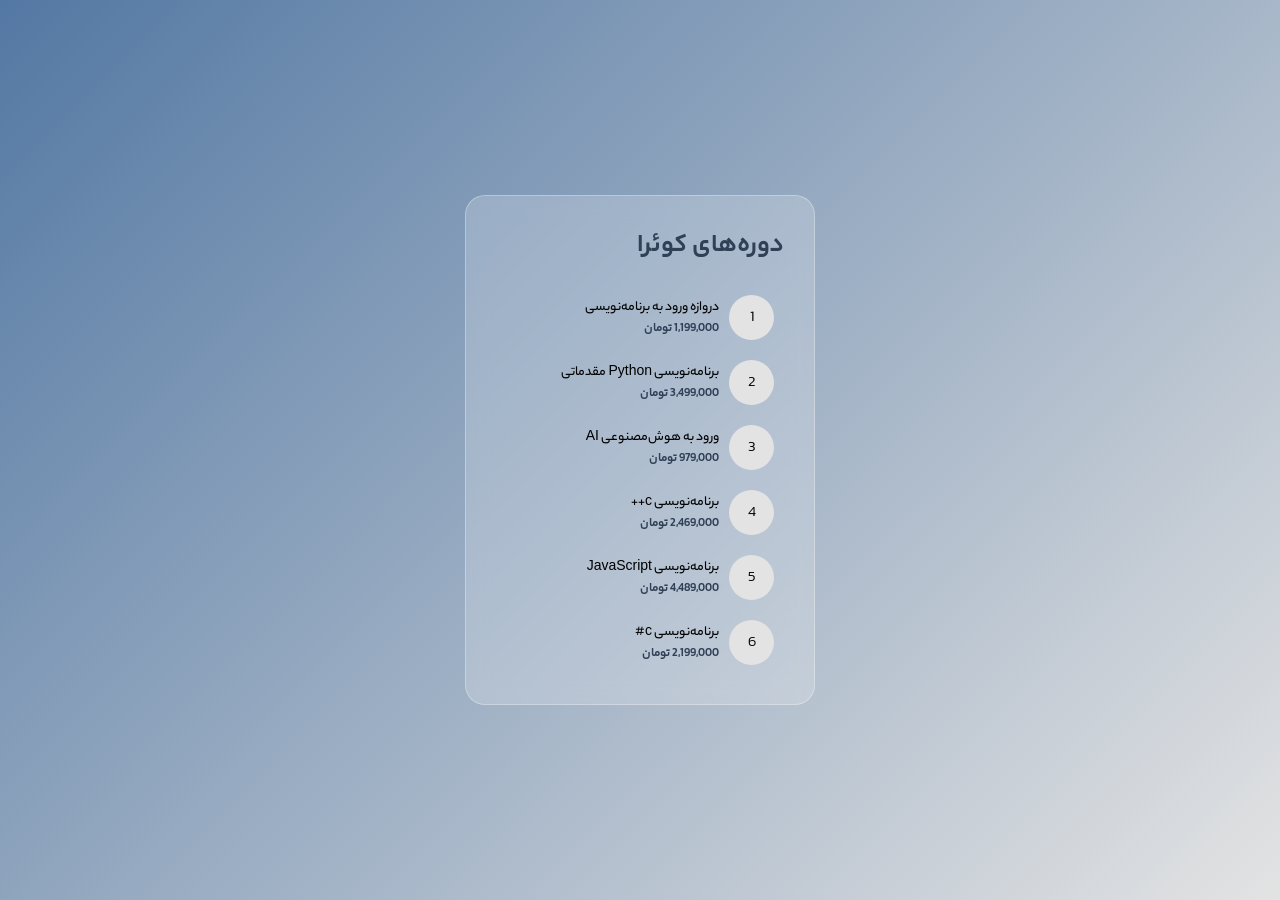
<file: Project-04-List/index.html>
<!doctype html>
<html lang="en">
  <head>
    <meta charset="UTF-8" />
    <meta name="viewport" content="width=device-width, initial-scale=1.0" />
    <title>List</title>
    <link rel="stylesheet" href="style.css" />
  </head>
  <body>
    <div class="container">
      <h1>دوره‌های کوئرا</h1>

      <div class="list">
        <div class="rank"><span>1</span></div>
        <div class="text">
          <h2>دروازه ورود به برنامه‌نویسی</h2>
          <p>1,199,000 تومان</p>
        </div>
      </div>

      <div class="list">
        <div class="rank"><span>2</span></div>
        <div class="text">
          <h2>برنامه‌نویسی Python مقدماتی</h2>
          <p>3,499,000 تومان</p>
        </div>
      </div>

      <div class="list">
        <div class="rank"><span>3</span></div>
        <div class="text">
          <h2>ورود به هوش‌مصنوعی AI</h2>
          <p>979,000 تومان</p>
        </div>
      </div>

      <div class="list">
        <div class="rank"><span>4</span></div>
        <div class="text">
          <h2>برنامه‌نویسی c++</h2>
          <p>2,469,000 تومان</p>
        </div>
      </div>

      <div class="list">
        <div class="rank"><span>5</span></div>
        <div class="text">
          <h2>برنامه‌نویسی JavaScript</h2>
          <p>4,489,000 تومان</p>
        </div>
      </div>

      <div class="list">
        <div class="rank"><span>6</span></div>
        <div class="text">
          <h2>برنامه‌نویسی c#</h2>
          <p>2,199,000 تومان</p>
        </div>
      </div>
    </div>
  </body>
</html>
</file>
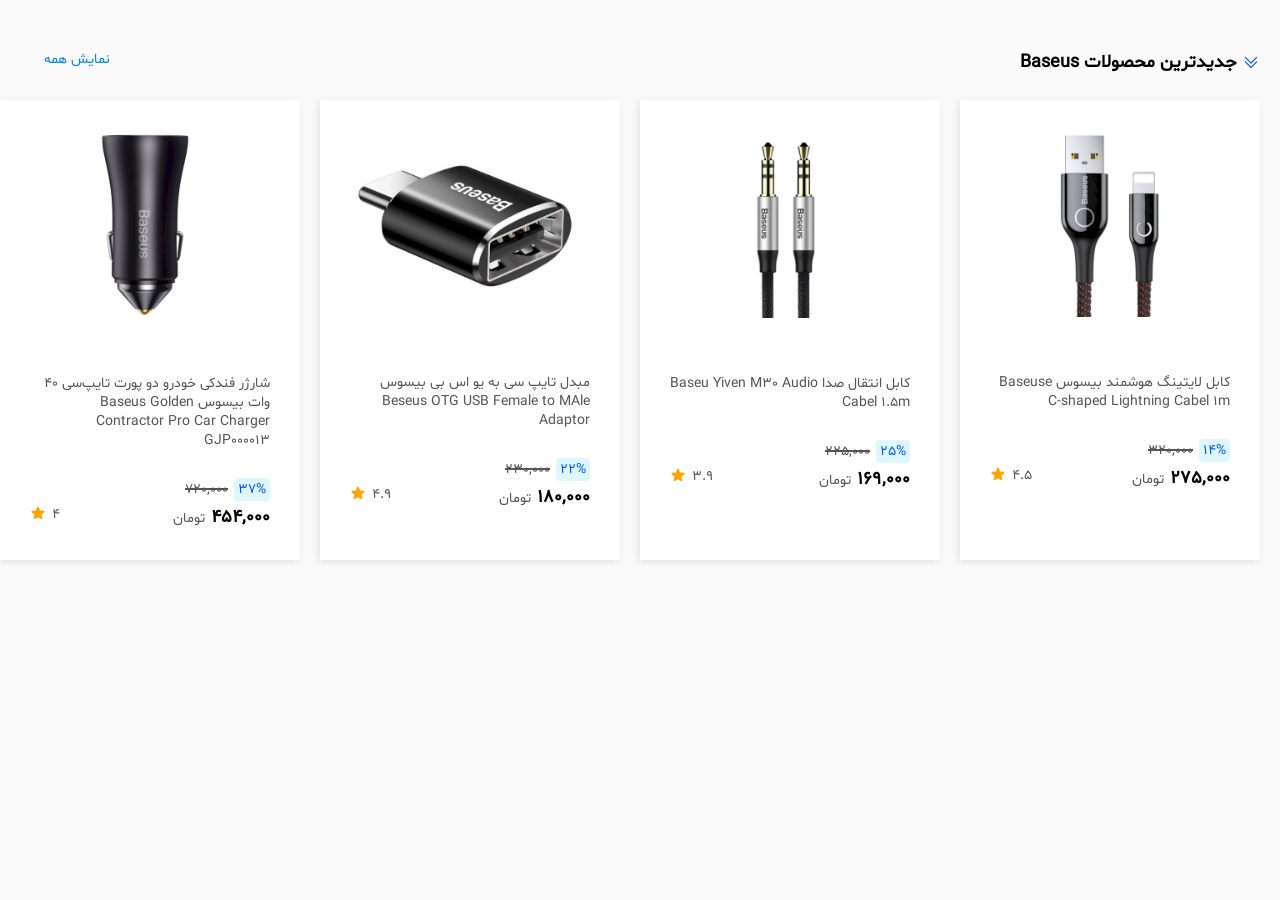
<file: Project-01-products-row/mini-project-1.html>
<!DOCTYPE html>
<html lang="fa" dir="rtl">
  
<head>
  <meta charset="UTF-8">
  <meta name="viewport" content="width=device-width, initial-scale=1.0">
  <title>Mini Project 1</title>
  <link rel="stylesheet" href="mini-project-1.css">
  
</head>
<body>
  <main class="main">
    <div class="first-title">
      <div class="right-title">
        <svg xmlns="http://www.w3.org/2000/svg" viewBox="0 0 24 24" fill="rgb(0, 85, 255)" class="size-6" width="18px" "height=18px">
        <path fill-rule="evenodd" d="M11.47 13.28a.75.75 0 0 0 1.06 0l7.5-7.5a.75.75 0 0 0-1.06-1.06L12 11.69 5.03 4.72a.75.75 0 0 0-1.06 1.06l7.5 7.5Z" clip-rule="evenodd" />
        <path fill-rule="evenodd" d="M11.47 19.28a.75.75 0 0 0 1.06 0l7.5-7.5a.75.75 0 1 0-1.06-1.06L12 17.69l-6.97-6.97a.75.75 0 0 0-1.06 1.06l7.5 7.5Z" clip-rule="evenodd" />
        </svg>

        <h1>جدیدترین محصولات Baseus</h1>
      </div>
      <div>
       <p>نمایش همه</p>
      </div>
    </div>

    <div class="boxes">
      <div class="product-box">
        <img src="img1.jpg" alt="Baseuse c-shaped lightning cabel">
        <p class="preview">کابل لایتینگ هوشمند بیسوس Baseuse C-shaped Lightning Cabel 1m</p>
        <p><span class="off-price">320,000</span><span class="off-percent">14%</span></p>
        <div class="price-ranking">

          <div>
           <p><span class="final-price">275,000</span>تومان</p>
          </div>

          <div class="ranking">
           <p>4.5</p>
           <svg xmlns="http://www.w3.org/2000/svg"     width="16px" height="16px" viewBox="0 0 24 24" fill="orange" class="size-6">
           <path fill-rule="evenodd" d="M10.788 3.21c.448-1.077 1.976-1.077 2.424 0l2.082 5.006 5.404.434c1.164.093 1.636 1.545.749 2.305l-4.117 3.527 1.257 5.273c.271 1.136-.964 2.033-1.96 1.425L12 18.354 7.373 21.18c-.996.608-2.231-.29-1.96-1.425l1.257-5.273-4.117-3.527c-.887-.76-.415-2.212.749-2.305l5.404-.434 2.082-5.005Z" clip-rule="evenodd" />
           </svg>
          </div>

        </div>
      </div>

      <div class="product-box">
        <img src="img2.jpg" alt="Baseuse Yiven M30 Audio cabel 1.5m">
        <p class="preview">کابل انتقال صدا Baseu Yiven M30 Audio Cabel 1.5m</p>
        <p><span class="off-price">225,000</span><span class="off-percent">25%</span></p>
        <div class="price-ranking">

          <div>
           <p><span class="final-price">169,000</span>تومان</p>
          </div>

          <div class="ranking">
           <p>3.9</p>
           <svg xmlns="http://www.w3.org/2000/svg"     width="16px" height="16px" viewBox="0 0 24 24" fill="orange" class="size-6">
           <path fill-rule="evenodd" d="M10.788 3.21c.448-1.077 1.976-1.077 2.424 0l2.082 5.006 5.404.434c1.164.093 1.636 1.545.749 2.305l-4.117 3.527 1.257 5.273c.271 1.136-.964 2.033-1.96 1.425L12 18.354 7.373 21.18c-.996.608-2.231-.29-1.96-1.425l1.257-5.273-4.117-3.527c-.887-.76-.415-2.212.749-2.305l5.404-.434 2.082-5.005Z" clip-rule="evenodd" />
           </svg>
          </div>

        </div>
      </div>

      <div class="product-box">
        <img src="img3.jpg" alt="Baseuse OTG USB Female to Type-C Male Adapter">
        <p class="preview">مبدل تایپ سی به یو اس بی بیسوس Beseus OTG USB Female to MAle Adaptor</p>
        <p><span class="off-price">230,000</span><span class="off-percent">22%</span></p>
        <div class="price-ranking">

          <div>
           <p><span class="final-price">180,000</span>تومان</p>
          </div>

          <div class="ranking">
           <p>4.9</p>
           <svg xmlns="http://www.w3.org/2000/svg"     width="16px" height="16px" viewBox="0 0 24 24" fill="orange" class="size-6">
           <path fill-rule="evenodd" d="M10.788 3.21c.448-1.077 1.976-1.077 2.424 0l2.082 5.006 5.404.434c1.164.093 1.636 1.545.749 2.305l-4.117 3.527 1.257 5.273c.271 1.136-.964 2.033-1.96 1.425L12 18.354 7.373 21.18c-.996.608-2.231-.29-1.96-1.425l1.257-5.273-4.117-3.527c-.887-.76-.415-2.212.749-2.305l5.404-.434 2.082-5.005Z" clip-rule="evenodd" />
           </svg>
          </div>

        </div>
      </div>

      <div class="product-box">

        <img src="img4.jpg" alt="Baseuse Golden Contactor Pro Car Charger GJP000013">
        <p class="preview">شارژر فندکی خودرو دو پورت تایپ‌سی 40 وات بیسوس Baseus Golden Contractor Pro Car Charger GJP000013</p>
        <p><span class="off-price">720,000</span><span class="off-percent">37%</span></p>

        <div class="price-ranking">
          <div>
           <p><span class="final-price">454,000</span>تومان</p>
          </div>

          <div class="ranking">
           <p>4</p>
           <svg xmlns="http://www.w3.org/2000/svg"     width="16px" height="16px" viewBox="0 0 24 24" fill="orange" class="size-6">
           <path fill-rule="evenodd" d="M10.788 3.21c.448-1.077 1.976-1.077 2.424 0l2.082 5.006 5.404.434c1.164.093 1.636 1.545.749 2.305l-4.117 3.527 1.257 5.273c.271 1.136-.964 2.033-1.96 1.425L12 18.354 7.373 21.18c-.996.608-2.231-.29-1.96-1.425l1.257-5.273-4.117-3.527c-.887-.76-.415-2.212.749-2.305l5.404-.434 2.082-5.005Z" clip-rule="evenodd" />
           </svg>
          </div>

        </div>
      </div>

    </div>
  </main>
</body>
</html>
</file>
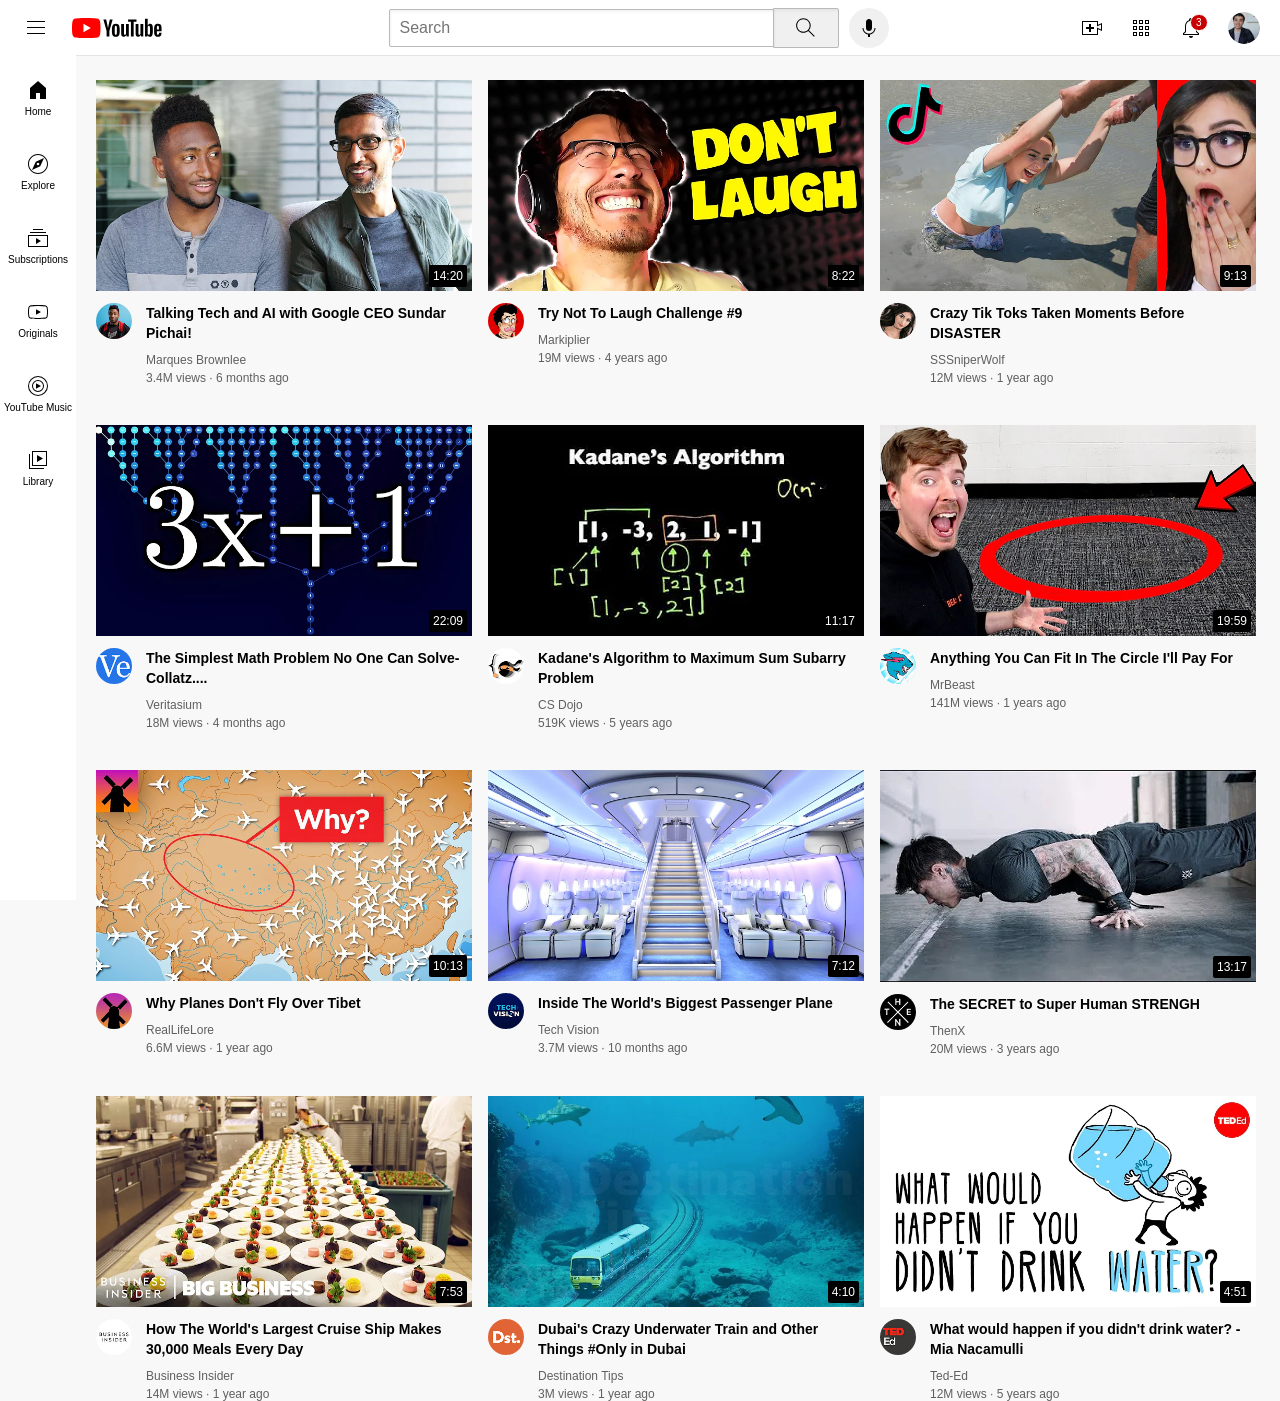
<file: Project-02-Youtube/youtube.html>
<!DOCTYPE html>
<html>
  <head>
    <title>
      Youtube.com Clone
    </title>
    <link rel="stylesheet" href="styles/general.css">
    <link rel="stylesheet" href="styles/header.css">
    <link rel="stylesheet" href="styles/video.css">
    <link rel="stylesheet" href="styles/sidebar.css">
  </head> 

  <body>
    <div class="header">
      <div class="left-section">
        <img class="hamburger-menu" src="icons/hamburger-menu.svg">
        <img class="youtube-logo" src="icons/youtube-logo.svg">
      </div>
      <div class="middle-section">
        <input  class="search-bar" type="text" placeholder="Search">
        <button class="search-button">
          <img class="search-icon" src="icons/search.svg">
          <div class="tooltip">Search</div>
        </button>
        <button class="voice-search-button">
          <img class="voice-search-icon" src="icons/voice-search-icon.svg">
          <div class="tooltip">Search with your voice</div>
        </button>
      </div>
      <div class="right-section">
        <div class="upload-icon-container">
          <img class="upload-icon" src="icons/upload.svg">
          <div class="tooltip">Creat</div>
        </div>
        <div class="youtube-apps-container">
           <img class="youtube-apps-icon" src="icons/youtube-apps.svg">
           <div class="tooltip">YouTube apps</div>
        </div>
        <div class="notification-icon-container">
          <img class="notification-icon" src="icons/notifications.svg">
          <div class="notification-count">
            3
          </div>
          <div class="tooltip">Notifications</div>
        </div>
        <img class="current-user-picture" src="channel-profile/my-channel.jpeg">
      </div>
    </div>

    <div class="sidebar">
      <div class="sidebar-link">
        <img src="icons/home.svg">
        <div>Home</div>
      </div>
      <div class="sidebar-link">
        <img src="icons/explore.svg">
        <div>Explore</div>
      </div>
      <div class="sidebar-link">
        <img src="icons/subscriptions.svg">
        <div>Subscriptions</div>
      </div>
      <div class="sidebar-link">
        <img src="icons/originals.svg">
        <div>Originals</div>
      </div>
      <div class="sidebar-link">
        <img src="icons/youtube-music.svg">
        <div>YouTube Music</div>
      </div>
      <div class="sidebar-link">
        <img src="icons/library.svg">
        <div>Library</div>
      </div>
    </div>

    <div class="video-grid">

      <div class="video-preview">
        <div class="thumbnail-row">
          <img class="thumbnail" src="youtubethumbnails/thumbnail-1.webp">
          <div class="video-time">14:20</div>
        </div>
        <div class="video-info-grid">
          <div class="channel-picture">
            <img class="profile-picture" src="channel-profile/channel-1.jpeg">
          </div>
          <div class="video-info">
            <p class="video-title">
              Talking Tech and AI with Google CEO Sundar Pichai!
            </p>
            <p class="video-author">
              Marques Brownlee
            </p>
            <p class="video-stats">
              3.4M views &#183; 6 months ago
            </p>
          </div>
        </div>
      </div>

      <div class="video-preview">
        <div class="thumbnail-row">
          <img class="thumbnail" src="youtubethumbnails/thumbnail-2.webp">
          <div class="video-time">8:22</div>
        </div>
        <div class="video-info-grid">
          <div class="channel-picture">
            <img class="profile-picture" src="channel-profile/channel-2.jpeg">
          </div>
          <div class="video-info">
            <p class="video-title">
              Try Not To Laugh Challenge #9
            </p>
            <p class="video-author">
              Markiplier
            </p>
            <p class="video-stats">
              19M views &#183; 4 years ago
            </p>
          </div>
        </div>
      </div>

      <div class="video-preview">
        <div class="thumbnail-row">
          <img class="thumbnail" src="youtubethumbnails/thumbnail-3.webp">
          <div class="video-time">9:13</div>
        </div>
        <div class="video-info-grid">
          <div class="channel-picture">
            <img class="profile-picture" src="channel-profile/channel-3.jpeg">
          </div>
          <div class="video-info">
            <p class="video-title">
              Crazy Tik Toks Taken Moments Before DISASTER
            </p>
            <p class="video-author">
              SSSniperWolf
            </p>
            <p class="video-stats">
              12M views &#183; 1 year ago
            </p>
          </div>
        </div>
      </div>

      <div class="video-preview">
        <div class="thumbnail-row">
          <img class="thumbnail" src="youtubethumbnails/thumbnail-4.webp">
          <div class="video-time">22:09</div>
        </div>
        <div class="video-info-grid">
          <div class="channel-picture">
            <img class="profile-picture" src="channel-profile/channel-4.jpeg">
          </div>
          <div class="video-info">
            <p class="video-title">
              The Simplest Math Problem No One Can Solve-Collatz....
            </p>
            <p class="video-author">
              Veritasium
            </p>
            <p class="video-stats">
              18M views &#183; 4 months ago
            </p>
          </div>
        </div>
      </div>
      
      <div class="video-preview">
        <div class="thumbnail-row">
          <img class="thumbnail" src="youtubethumbnails/thumbnail-5.webp">
          <div class="video-time">11:17</div>
        </div>
        <div class="video-info-grid">
          <div class="channel-picture">
            <img class="profile-picture" src="channel-profile/channel-5.jpeg">
          </div>
          <div class="video-info">
            <p class="video-title">
              Kadane's Algorithm to Maximum Sum Subarry Problem
            </p>
            <p class="video-author">
              CS Dojo
            </p>
            <p class="video-stats">
              519K views &#183; 5 years ago
            </p>
          </div>
        </div>
      </div>

      <div class="video-preview">
        <div class="thumbnail-row">
          <img class="thumbnail" src="youtubethumbnails/thumbnail-6.webp">
          <div class="video-time">19:59</div>
        </div>
        <div class="video-info-grid">
          <div class="channel-picture">
            <img class="profile-picture" src="channel-profile/channel-6.jpeg">
          </div>
          <div class="video-info">
            <p class="video-title">
              Anything You Can Fit In The Circle I'll Pay For
            </p>
            <p class="video-author">
              MrBeast
            </p>
            <p class="video-stats">
              141M views &#183; 1 years ago
            </p>
          </div>
        </div>
      </div>

      <div class="video-preview">
        <div class="thumbnail-row">
          <img class="thumbnail" src="youtubethumbnails/thumbnail-7.webp">
          <div class="video-time">10:13</div>
        </div>
        <div class="video-info-grid">
          <div class="channel-picture">
            <img class="profile-picture" src="channel-profile/channel-7.jpeg">
          </div>
          <div class="video-info">
            <p class="video-title">
              Why Planes Don't Fly Over Tibet
            </p>
            <p class="video-author">
              RealLifeLore
            </p>
            <p class="video-stats">
              6.6M views &#183; 1 year ago
            </p>
          </div>
        </div>
      </div>

      <div class="video-preview">
        <div class="thumbnail-row">
          <img class="thumbnail" src="youtubethumbnails/thumbnail-8.webp">
          <div class="video-time">7:12</div>
        </div>
        <div class="video-info-grid">
          <div class="channel-picture">
            <img class="profile-picture" src="channel-profile/channel-8.jpeg">
          </div>
          <div class="video-info">
            <p class="video-title">
              Inside The World's Biggest Passenger Plane
            </p>
            <p class="video-author">
              Tech Vision
            </p>
            <p class="video-stats">
              3.7M views &#183; 10 months ago
            </p>
          </div>
        </div>
      </div>

      <div class="video-preview">
        <div class="thumbnail-row">
          <img class="thumbnail" src="youtubethumbnails/thumbnail-9.webp">
          <div class="video-time">13:17</div>
        </div>
        <div class="video-info-grid">
          <div class="channel-picture">
            <img class="profile-picture" src="channel-profile/channel-9.jpeg">
          </div>
          <div class="video-info">
            <p class="video-title">
              The SECRET to Super Human STRENGH
            </p>
            <p class="video-author">
              ThenX
            </p>
            <p class="video-stats">
              20M views &#183; 3 years ago
            </p>
          </div>
        </div>
      </div>

      <div class="video-preview">
        <div class="thumbnail-row">
          <img class="thumbnail" src="youtubethumbnails/thumbnail-10.webp">
          <div class="video-time">7:53</div>
        </div>
        <div class="video-info-grid">
          <div class="channel-picture">
            <img class="profile-picture" src="channel-profile/channel-10.jpeg">
          </div>
          <div class="video-info">
            <p class="video-title">
              How The World's Largest Cruise Ship Makes 30,000 Meals Every Day
            </p>
            <p class="video-author">
              Business Insider
            </p>
            <p class="video-stats">
              14M views &#183; 1 year ago
            </p>
          </div>
        </div>
      </div>

      <div class="video-preview">
        <div class="thumbnail-row">
          <img class="thumbnail" src="youtubethumbnails/thumbnail-11.webp">
          <div class="video-time">4:10</div>
        </div>
        <div class="video-info-grid">
          <div class="channel-picture">
            <img class="profile-picture" src="channel-profile/channel-11.jpeg">
          </div>
          <div class="video-info">
            <p class="video-title">
              Dubai's Crazy Underwater Train and Other Things #Only in Dubai
            </p>
            <p class="video-author">
              Destination Tips
            </p>
            <p class="video-stats">
              3M views &#183; 1 year ago
            </p>
          </div>
        </div>
      </div>

      <div class="video-preview">
        <div class="thumbnail-row">
          <img class="thumbnail" src="youtubethumbnails/thumbnail-12.webp">
          <div class="video-time">4:51</div>
        </div>
        <div class="video-info-grid">
          <div class="channel-picture">
            <img class="profile-picture" src="channel-profile/channel-12.jpeg">
          </div>
          <div class="video-info">
            <p class="video-title">
              What would happen if you didn't drink water? - Mia Nacamulli
            </p>
            <p class="video-author">
              Ted-Ed
            </p>
            <p class="video-stats">
              12M views &#183; 5 years ago
            </p>
          </div>
        </div>
      </div>

    </div>

    
  </body>
</html>
</file>
<file: Project-04-List/style.css>
* {
  margin: 0;
  padding: 0;
  box-sizing: border-box;
  font-family: "YekanBakh-Regular", Arial;
  direction: rtl;
}

body {
  background-image: linear-gradient(-225deg, #5378a3 0%, #e3e3e3 100%);
  display: flex;
  justify-content: center;
  align-items: center;
  height: 100vh;
}
p {
  font-size: 12px;
  font-family: "YekanBakh-bold", arial;
  color: rgb(48, 64, 87);
}

.container {
  height: 510px;
  width: 350px;
  background-color: rgba(255, 255, 255, 0.2);
  overflow: hidden;
  backdrop-filter: blur(10px);
  border-radius: 20px;
  border: 1px solid rgba(255, 255, 255, 0.3);
  padding: 30px;
}

h1 {
  font-family: "YekanBakh-Bold", arial;
  font-weight: 700;
  color: rgb(48, 64, 87);
  font-size: 25px;
  margin-bottom: 30px;
}

h2 {
  font-family: "YekanBakh-Medium", arial;
  font-weight: 500;
  font-size: 14px;
  color: black;
}

.container .list {
  display: flex;
  align-items: center;
  margin: 20px 0;
  cursor: pointer;
  position: relative;
}

.container .list::before {
  content: "";
  width: 55px;
  height: 55px;
  background-color: #728aa7;
  opacity: 0;
  border-radius: 50px;
  position: absolute;
  top: 50%;
  transform: translateY(-50%);
  transition: 0.3s;
}

.container .list .rank {
  width: 45px;
  height: 45px;
  background-color: #e3e3e3;
  border-radius: 50px;
  margin-right: 10px;
  display: flex;
  justify-content: center;
  align-items: center;
}

.container .list .rank::before {
  content: "";
  position: absolute;
  width: 40px;
  height: 40px;
  background-color: rgb(48, 64, 87);
  border-radius: 50px;
  transform: scale(0);
  transition: 0.3s;
}

.container .text {
  margin-right: 10px;
  color: black;
  z-index: 1;
}

.container .list:hover .rank::before {
  transform: scale(1);
}

.container .list:hover .rank span {
  font-size: 15px;
  font-weight: 700;
  color: #e3e3e3;
  position: absolute;
  transition: 0.2s;
}

.container .list:hover::before {
  width: 100%;
  opacity: 1;
}

@font-face {
  font-family: "YekanBakh-Regular";
  src: url("./fonts/YekanBakh-Regular.woff");
}
@font-face {
  font-family: "YekanBakh-Medium";
  src: url("./fonts/YekanBakhFaNum-Medium.woff");
}

@font-face {
  font-family: "YekanBakh-Bold";
  src: url("./fonts/YekanBakh-Bold.woff");
}
</file>
<file: Project-01-products-row/mini-project-1.css>
@font-face {
  font-family: "shabnam";
  src: url("Shabnam-FD.woff2") format("woff");
}

* {
  font-family: "shabnam";
  box-sizing: border-box;
  font-size: 14px;
  margin: 0;
  padding: 0;
}
body {
  background-color: #fafafa;;
}

.main {
  display: flex;
  flex-direction: column;
  width: 1216px;
  margin: auto;

}
.right-title {
 display: flex;
}

.right-title svg {
  margin-left: 6px;
}
.first-title {
  margin-top: 50px;
  display: flex;
  justify-content: space-between;
  margin-bottom: 25px;
  
}

.first-title h1 {
  font-size: 18px;
  font-weight: bold;
}

.first-title p {
  color: rgb(0, 128, 232);
}

.boxes {
  display: flex;
  width: 1216px;
  gap: 20px;

}
.product-box {
  width: 300px;
  padding: 30px ;
  background-color: #fff;
  box-shadow: -2px 2px 8px rgba(0, 0, 0, 0.1);
}
.product-box img {
  width: 250px;
  margin-bottom: 20px;
}

.product-box p {
  color: rgb(85, 85, 85);
}

.preview {
  margin-top: 30px;
  margin-bottom: 30px;
}
.off-price {
text-decoration: line-through;
text-decoration-color: rgb(85, 85, 85);
text-decoration-thickness: 1.5px;
}

.off-percent {
  color: rgb(0, 85, 255);
  background-color: rgb(222, 247, 255);
  padding: 2px 4px;
  border: none;
  border-radius: 4px;
  margin-left: 6px;
  text-decoration: none;
}

.price-ranking {
 display: flex;
 justify-content: space-between;
 margin-top: 6px;
}

.final-price {
  color: black;
  font-weight: bold;
  margin-left: 6px;
  font-size: 18px;
}

.ranking {
  display: flex;
}

.ranking p {
  padding-left: 6px;
}
</file>
<file: Project-02-Youtube/styles/general.css>
p {
   font-family: arial;
   margin-top: 0;
   margin-bottom: 0;
  }

  body {
    margin: 0;
    padding-top: 80px;
    padding-left: 96px;
    padding-right: 24px;
    background-color: rgb(248, 248, 248);
  }
</file>
<file: Project-02-Youtube/styles/header.css>
.header {
  height: 55px;
  border-bottom-width: 1px;
  border-bottom-color: rgb(228, 228, 228);
  border-bottom-style: solid;
  
  display: flex;
  flex-direction: row;
  justify-content: space-between;
  position: fixed;
  top: 0;
  left: 0;
  right: 0;
  background-color: white;
  z-index: 100;
}

.left-section {
  display: flex;
  align-items: center;
}

.hamburger-menu {
  height: 24px;
  margin-right: 24px;
  margin-left: 24px;
}

.youtube-logo {
  height: 20px;
}

.middle-section {
  flex: 1;
  margin-left: 70px;
  margin-right: 35px;
  max-width: 500px;
  display: flex;
  align-items: center;
}

.search-bar {
  flex: 1;
  height: 34px;
  padding-left: 10px;
  font-size: 16px;
  font-family: arial;
  border-width: 1px;
  border-style: solid;
  border-color: rgb(185, 185, 185);
  border-bottom-left-radius: 2px;
  border-top-left-radius: 2px;
  box-shadow: inset 1px 2px 3px rgba(0, 0, 0, 0.05);
  padding-top: 1px;
  padding-bottom: 1px;
  width: 0;
} 

.search-bar::placeholder {
  font-family: arial;
  font-size: 16px;
}

.search-icon {
  height: 25px;
}

.search-button {
  width: 66px;
  height: 40px;
  border-color: rgb(185, 185, 185);
  border-width: 1px;
  border-bottom-right-radius: 2px;
  border-top-right-radius: 2px;
  border-style: solid;
  background-color: rgb(240, 240, 240);
  margin-left: -1px;
  margin-right: 10px;
  box-shadow: inset 1px 2px 3px rgba(0, 0, 0, 0.05);
}

.search-button,
.voice-search-button,
.upload-icon-container,
.youtube-apps-container,
.notification-icon-container {
  display: flex;
  justify-content: center;
  align-items: center;
  position: relative;
}

.search-button .tooltip,
.voice-search-button .tooltip,
.upload-icon-container .tooltip,
.youtube-apps-container .tooltip,
.notification-icon-container .tooltip {
  position: absolute;
  background-color: gray;
  color: white;
  padding-top: 4px;
  padding-bottom: 4px;
  padding-left: 8px;
  padding-right: 8px;
  border-radius: 2px;
  font-size: 12px;
  bottom: -30px;
  opacity: 0;
  transition: opacity 0.15s;
  pointer-events: none;
  white-space: nowrap;
  font-family: arial;
}

.search-button:hover .tooltip,
.voice-search-button:hover .tooltip,
.upload-icon-container:hover .tooltip,
.youtube-apps-container:hover .tooltip,
.notification-icon-container:hover .tooltip {
  opacity: 1;
}

.voice-search-button {
  height: 40px;
  width: 40px;
  background-color: rgb(240, 240, 240);
  border: none;
  border-radius: 20px;

}

.voice-search-icon {
  height: 24px;
}

.right-section {
  width: 180px;
  display: flex;
  align-items: center;
  margin-right: 20px;
  justify-content: space-between;
  flex-shrink: 0;
}

.upload-icon {
  height: 24px;
}

.youtube-apps-icon {
  height: 24px;
}

.notification-icon {
  height: 24px;
}

.notification-count {
  position: absolute;
  top: -2px;
  right: -5px;
  background-color: rgb(200, 0, 0);
  color: white;
  font-family: arial;
  font-size: 10px;
  padding-left: 5px;
  padding-right: 5px;
  padding-bottom: 2px;
  padding-top: 2px;
  border-radius: 12px;
  border-color: white;
  border-width: 1px;
  border-style: solid;


}

.current-user-picture {
  height: 32px;
  border-radius: 16px;
  
}
</file>
<file: Project-02-Youtube/styles/video.css>
.thumbnail {
   width: 100%;
  }

  .video-info-grid {
   display: grid;
   grid-template-columns: 50px 1fr;
  }

  .profile-picture {
   width: 36px; 
   border-radius: 50px;
   vertical-align: top;
  }

  .video-title {
   margin-top: 0;
   font-size: 14px;
   font-weight: 600;
   line-height: 20px;
   margin-bottom: 10px;
  }

  .thumbnail-row {
   margin-bottom: 8px;
   position: relative;
  }
  
  .video-time {
   background-color: black;
   color: white;
   font-size: 12px;
   font-family: arial;
   font-weight: 500;
   border-radius: 2px;
   padding: 4px;
   position: absolute;
   bottom: 8px;
   right: 5px;   
  }

  .video-author,
  .video-stats {
   font-size: 12px;
   color: rgb(96, 96, 96);
  }

  .video-author {
   margin-bottom: 4px;
  }

  .video-grid {
   display: grid;
   grid-template-columns: 1fr 1fr 1fr;
   column-gap: 16px;
   row-gap: 40px;
  }
</file>
<file: Project-02-Youtube/styles/sidebar.css>
.sidebar {
  position: fixed;
  top: 55px;
  bottom: 0;
  left: 0;
  background-color: white;
  width: 76px;
  z-index: 200;
  padding-top: 5px;
}

.sidebar-link {
  height: 74px;
  display: flex;
  justify-content: center;
  align-items: center;
  flex-direction: column;
  cursor: pointer;
}

.sidebar-link:hover {
  background-color: rgb(235, 235, 235);
}

.sidebar-link img {
  height: 24px;
  margin-bottom: 4px;
}

.sidebar-link div {
  font-family: arial;
  font-size: 10px;
}
</file>
